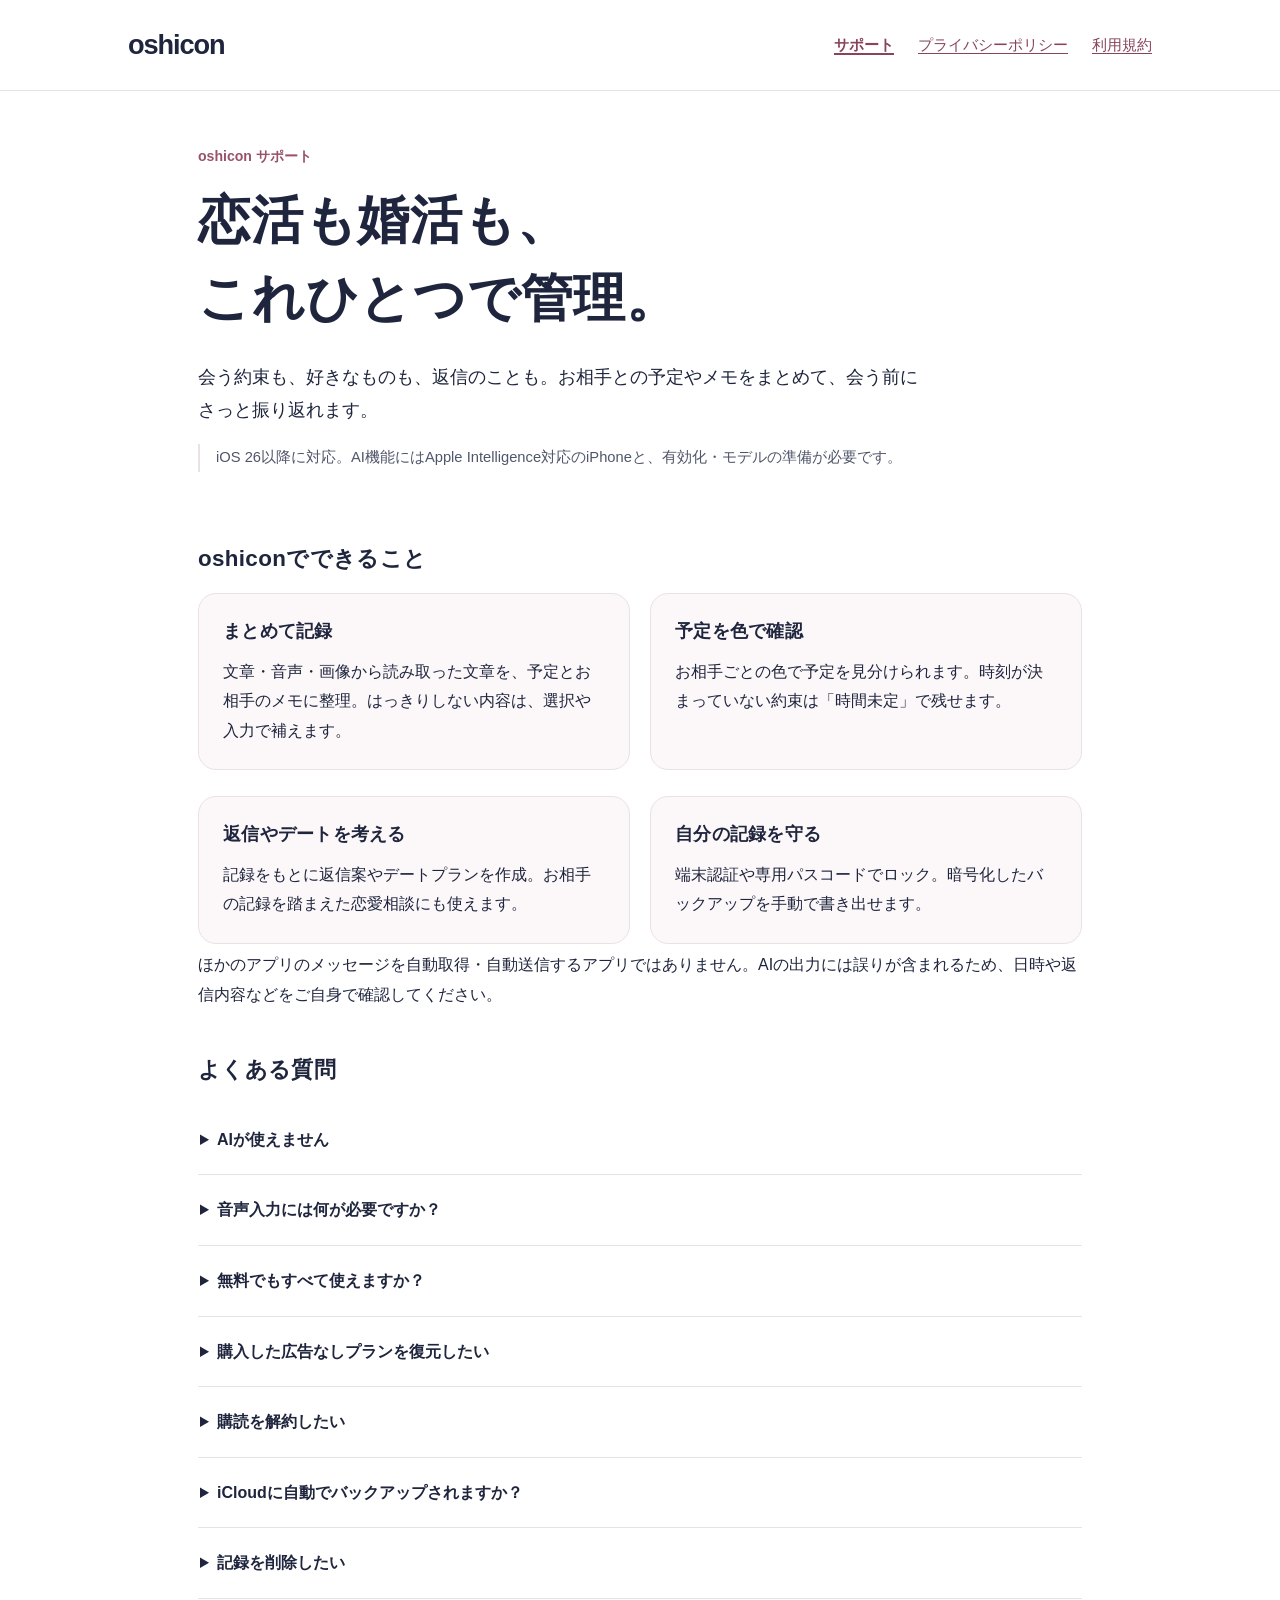
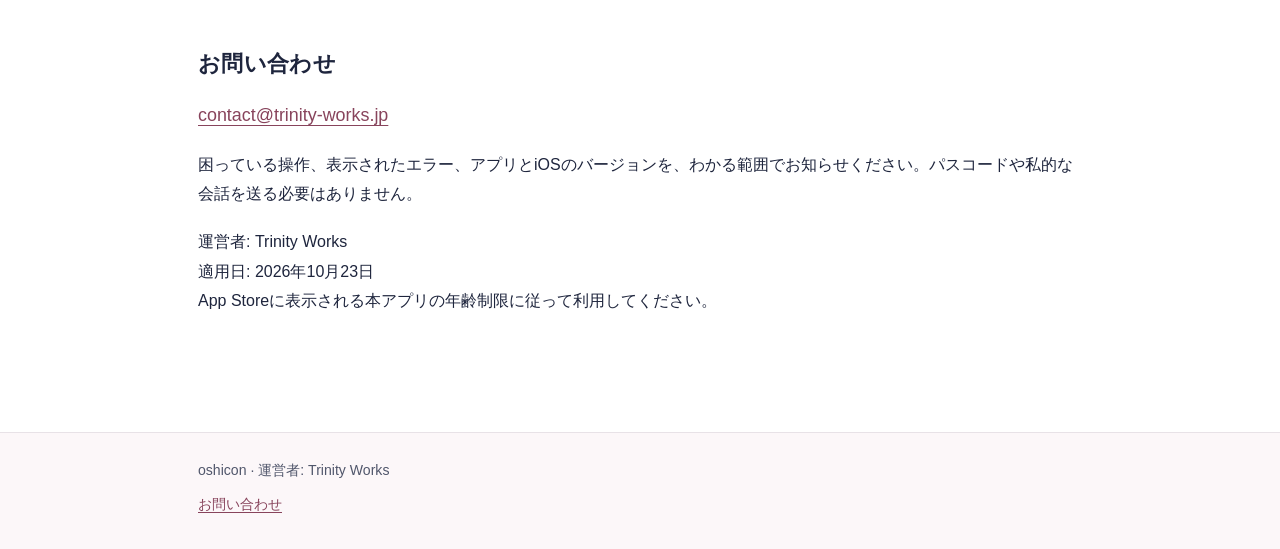
<file: index.html>
<!doctype html>
<html lang="ja">
<head>
<meta charset="utf-8">
<meta name="viewport" content="width=device-width, initial-scale=1">
<meta name="robots" content="noindex, nofollow">
<meta name="description" content="サポート。oshiconの使い方とデータの取り扱い。">
<title>サポート | oshicon</title>
<link rel="stylesheet" href="style.css">
</head>
<body>
<a class="skip" href="#main">本文へ移動</a>
<header class="site-header"><div class="header-inner"><a class="brand" href="index.html" aria-label="oshicon サポートのトップ">oshicon</a><nav aria-label="サイト内"><a href="index.html" aria-current="page">サポート</a><a href="privacy.html">プライバシーポリシー</a><a href="terms.html">利用規約</a></nav></div></header>
<main id="main" tabindex="-1">
<section class="hero" aria-labelledby="intro-title">
<p class="eyebrow">oshicon サポート</p>
<h1 id="intro-title">恋活も婚活も、<br>これひとつで管理。</h1>
<p class="lead">会う約束も、好きなものも、返信のことも。お相手との予定やメモをまとめて、会う前にさっと振り返れます。</p>
<p class="requirement">iOS 26以降に対応。AI機能にはApple Intelligence対応のiPhoneと、有効化・モデルの準備が必要です。</p>
</section>
<section aria-labelledby="features-title"><h2 id="features-title">oshiconでできること</h2>
<div class="feature-grid">
<section class="card"><h3>まとめて記録</h3><p>文章・音声・画像から読み取った文章を、予定とお相手のメモに整理。はっきりしない内容は、選択や入力で補えます。</p></section>
<section class="card"><h3>予定を色で確認</h3><p>お相手ごとの色で予定を見分けられます。時刻が決まっていない約束は「時間未定」で残せます。</p></section>
<section class="card"><h3>返信やデートを考える</h3><p>記録をもとに返信案やデートプランを作成。お相手の記録を踏まえた恋愛相談にも使えます。</p></section>
<section class="card"><h3>自分の記録を守る</h3><p>端末認証や専用パスコードでロック。暗号化したバックアップを手動で書き出せます。</p></section>
</div>
<p>ほかのアプリのメッセージを自動取得・自動送信するアプリではありません。AIの出力には誤りが含まれるため、日時や返信内容などをご自身で確認してください。</p>
</section>
<section aria-labelledby="faq-title"><h2 id="faq-title">よくある質問</h2>
<details><summary>AIが使えません</summary><p>Apple Intelligence対応のiPhoneでApple Intelligenceを有効にし、端末内モデルの準備を完了してください。モデルがダウンロード中の場合は完了を待ってからお試しください。外部AIへの自動切り替えは行いません。</p></details>
<details><summary>音声入力には何が必要ですか？</summary><p>日本語の端末内音声認識を利用します。マイクと音声認識の利用を許可してください。利用できない場合は文章で入力できます。</p></details>
<details><summary>無料でもすべて使えますか？</summary><p>すべての機能を無料で利用できます。最初の5回の記録は広告なし。6回目以降は記録の保存後に広告を表示します。日本向けの広告なしプランは月額100円の自動更新で、利用機能は無料プランと共通です。実際の価格はAppleの購入確認画面をご確認ください。</p></details>
<details><summary>購入した広告なしプランを復元したい</summary><p>購入時と同じApple Accountを利用し、アプリの設定→利用プラン→購入を復元を選んでください。</p></details>
<details><summary>購読を解約したい</summary><p>iPhoneの設定→自分の名前→サブスクリプション→oshiconから手続きしてください。アプリの削除だけでは解約されません。</p></details>
<details><summary>iCloudに自動でバックアップされますか？</summary><p>自動同期・自動バックアップではありません。アプリの設定から、パスフレーズで暗号化したファイルを手動で書き出します。保存先としてiCloud Driveを選べます。パスフレーズを紛失すると復元できません。</p></details>
<details><summary>記録を削除したい</summary><p>アプリ内でお相手別、またはすべての記録を削除できます。書き出したバックアップや外部カレンダーなどは別途その保存先で削除してください。</p></details>
</section>
<section class="contact" aria-labelledby="contact-title"><h2 id="contact-title">お問い合わせ</h2><p><a class="mail-link" href="mailto:contact@trinity-works.jp">contact@trinity-works.jp</a></p><p>困っている操作、表示されたエラー、アプリとiOSのバージョンを、わかる範囲でお知らせください。パスコードや私的な会話を送る必要はありません。</p><p>運営者: Trinity Works<br>適用日: 2026年10月23日<br>App Storeに表示される本アプリの年齢制限に従って利用してください。</p></section>

</main>
<footer><div class="footer-inner"><p>oshicon · 運営者: Trinity Works</p><p><a href="mailto:contact@trinity-works.jp">お問い合わせ</a></p></div></footer>
</body>
</html>
</file>
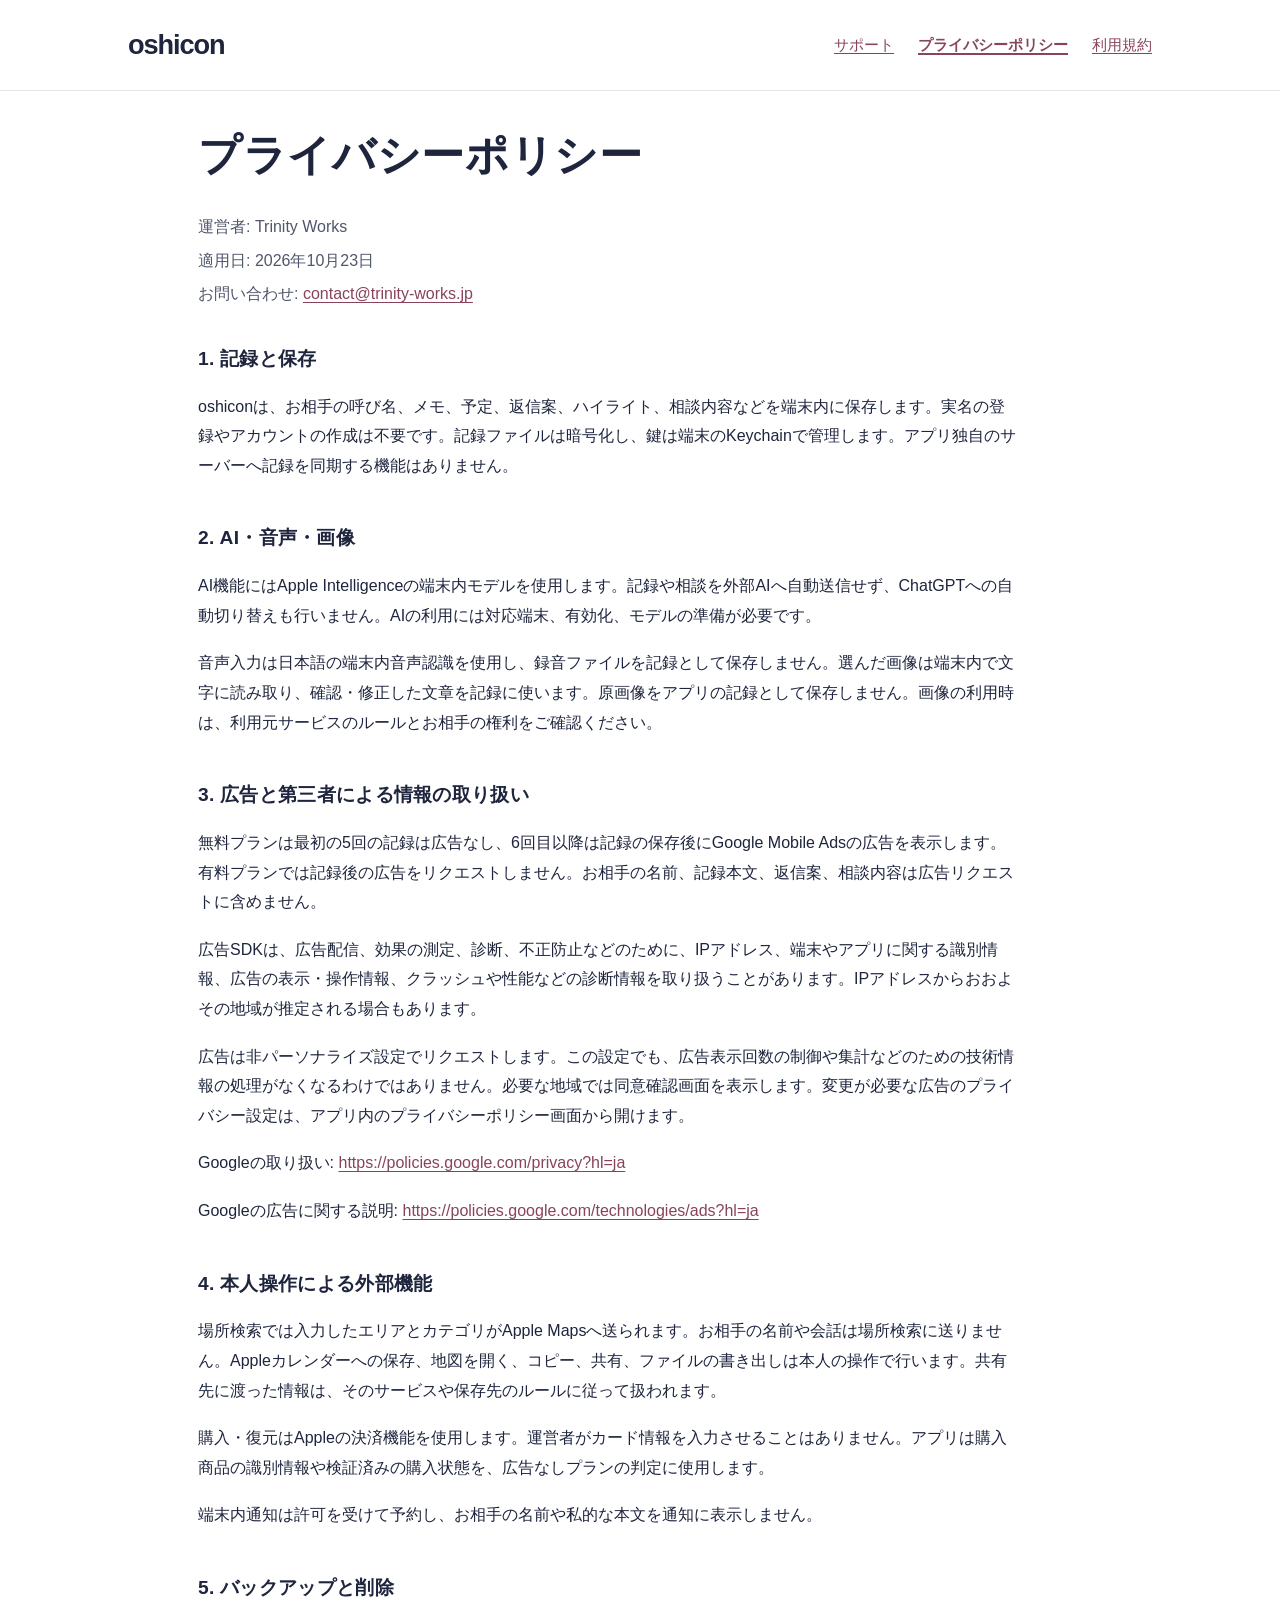
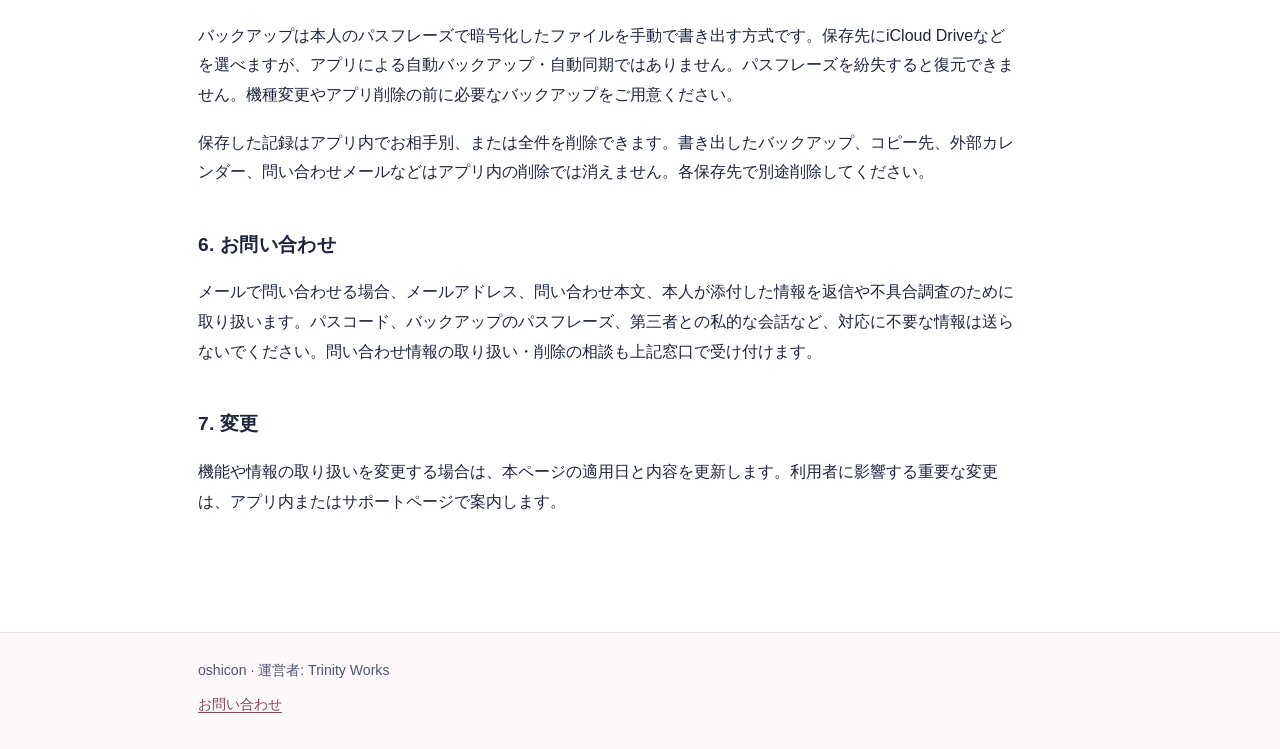
<file: privacy.html>
<!doctype html>
<html lang="ja">
<head>
<meta charset="utf-8">
<meta name="viewport" content="width=device-width, initial-scale=1">
<meta name="robots" content="noindex, nofollow">
<meta name="description" content="プライバシーポリシー。oshiconの使い方とデータの取り扱い。">
<title>プライバシーポリシー | oshicon</title>
<link rel="stylesheet" href="style.css">
</head>
<body>
<a class="skip" href="#main">本文へ移動</a>
<header class="site-header"><div class="header-inner"><a class="brand" href="index.html" aria-label="oshicon サポートのトップ">oshicon</a><nav aria-label="サイト内"><a href="index.html">サポート</a><a href="privacy.html" aria-current="page">プライバシーポリシー</a><a href="terms.html">利用規約</a></nav></div></header>
<main id="main" tabindex="-1">
<article class="legal"><h1>プライバシーポリシー</h1>
<p class="metadata">運営者: Trinity Works</p>
<p class="metadata">適用日: 2026年10月23日</p>
<p class="metadata">お問い合わせ: <a href="mailto:contact@trinity-works.jp">contact@trinity-works.jp</a></p>
<section><h2>1. 記録と保存</h2>
<p>oshiconは、お相手の呼び名、メモ、予定、返信案、ハイライト、相談内容などを端末内に保存します。実名の登録やアカウントの作成は不要です。記録ファイルは暗号化し、鍵は端末のKeychainで管理します。アプリ独自のサーバーへ記録を同期する機能はありません。</p></section>
<section><h2>2. AI・音声・画像</h2>
<p>AI機能にはApple Intelligenceの端末内モデルを使用します。記録や相談を外部AIへ自動送信せず、ChatGPTへの自動切り替えも行いません。AIの利用には対応端末、有効化、モデルの準備が必要です。</p>
<p>音声入力は日本語の端末内音声認識を使用し、録音ファイルを記録として保存しません。選んだ画像は端末内で文字に読み取り、確認・修正した文章を記録に使います。原画像をアプリの記録として保存しません。画像の利用時は、利用元サービスのルールとお相手の権利をご確認ください。</p></section>
<section><h2>3. 広告と第三者による情報の取り扱い</h2>
<p>無料プランは最初の5回の記録は広告なし、6回目以降は記録の保存後にGoogle Mobile Adsの広告を表示します。有料プランでは記録後の広告をリクエストしません。お相手の名前、記録本文、返信案、相談内容は広告リクエストに含めません。</p>
<p>広告SDKは、広告配信、効果の測定、診断、不正防止などのために、IPアドレス、端末やアプリに関する識別情報、広告の表示・操作情報、クラッシュや性能などの診断情報を取り扱うことがあります。IPアドレスからおおよその地域が推定される場合もあります。</p>
<p>広告は非パーソナライズ設定でリクエストします。この設定でも、広告表示回数の制御や集計などのための技術情報の処理がなくなるわけではありません。必要な地域では同意確認画面を表示します。変更が必要な広告のプライバシー設定は、アプリ内のプライバシーポリシー画面から開けます。</p>
<p>Googleの取り扱い: <a href="https://policies.google.com/privacy?hl=ja">https://policies.google.com/privacy?hl=ja</a></p>
<p>Googleの広告に関する説明: <a href="https://policies.google.com/technologies/ads?hl=ja">https://policies.google.com/technologies/ads?hl=ja</a></p></section>
<section><h2>4. 本人操作による外部機能</h2>
<p>場所検索では入力したエリアとカテゴリがApple Mapsへ送られます。お相手の名前や会話は場所検索に送りません。Appleカレンダーへの保存、地図を開く、コピー、共有、ファイルの書き出しは本人の操作で行います。共有先に渡った情報は、そのサービスや保存先のルールに従って扱われます。</p>
<p>購入・復元はAppleの決済機能を使用します。運営者がカード情報を入力させることはありません。アプリは購入商品の識別情報や検証済みの購入状態を、広告なしプランの判定に使用します。</p>
<p>端末内通知は許可を受けて予約し、お相手の名前や私的な本文を通知に表示しません。</p></section>
<section><h2>5. バックアップと削除</h2>
<p>バックアップは本人のパスフレーズで暗号化したファイルを手動で書き出す方式です。保存先にiCloud Driveなどを選べますが、アプリによる自動バックアップ・自動同期ではありません。パスフレーズを紛失すると復元できません。機種変更やアプリ削除の前に必要なバックアップをご用意ください。</p>
<p>保存した記録はアプリ内でお相手別、または全件を削除できます。書き出したバックアップ、コピー先、外部カレンダー、問い合わせメールなどはアプリ内の削除では消えません。各保存先で別途削除してください。</p></section>
<section><h2>6. お問い合わせ</h2>
<p>メールで問い合わせる場合、メールアドレス、問い合わせ本文、本人が添付した情報を返信や不具合調査のために取り扱います。パスコード、バックアップのパスフレーズ、第三者との私的な会話など、対応に不要な情報は送らないでください。問い合わせ情報の取り扱い・削除の相談も上記窓口で受け付けます。</p></section>
<section><h2>7. 変更</h2>
<p>機能や情報の取り扱いを変更する場合は、本ページの適用日と内容を更新します。利用者に影響する重要な変更は、アプリ内またはサポートページで案内します。</p></section>
</article>
</main>
<footer><div class="footer-inner"><p>oshicon · 運営者: Trinity Works</p><p><a href="mailto:contact@trinity-works.jp">お問い合わせ</a></p></div></footer>
</body>
</html>
</file>
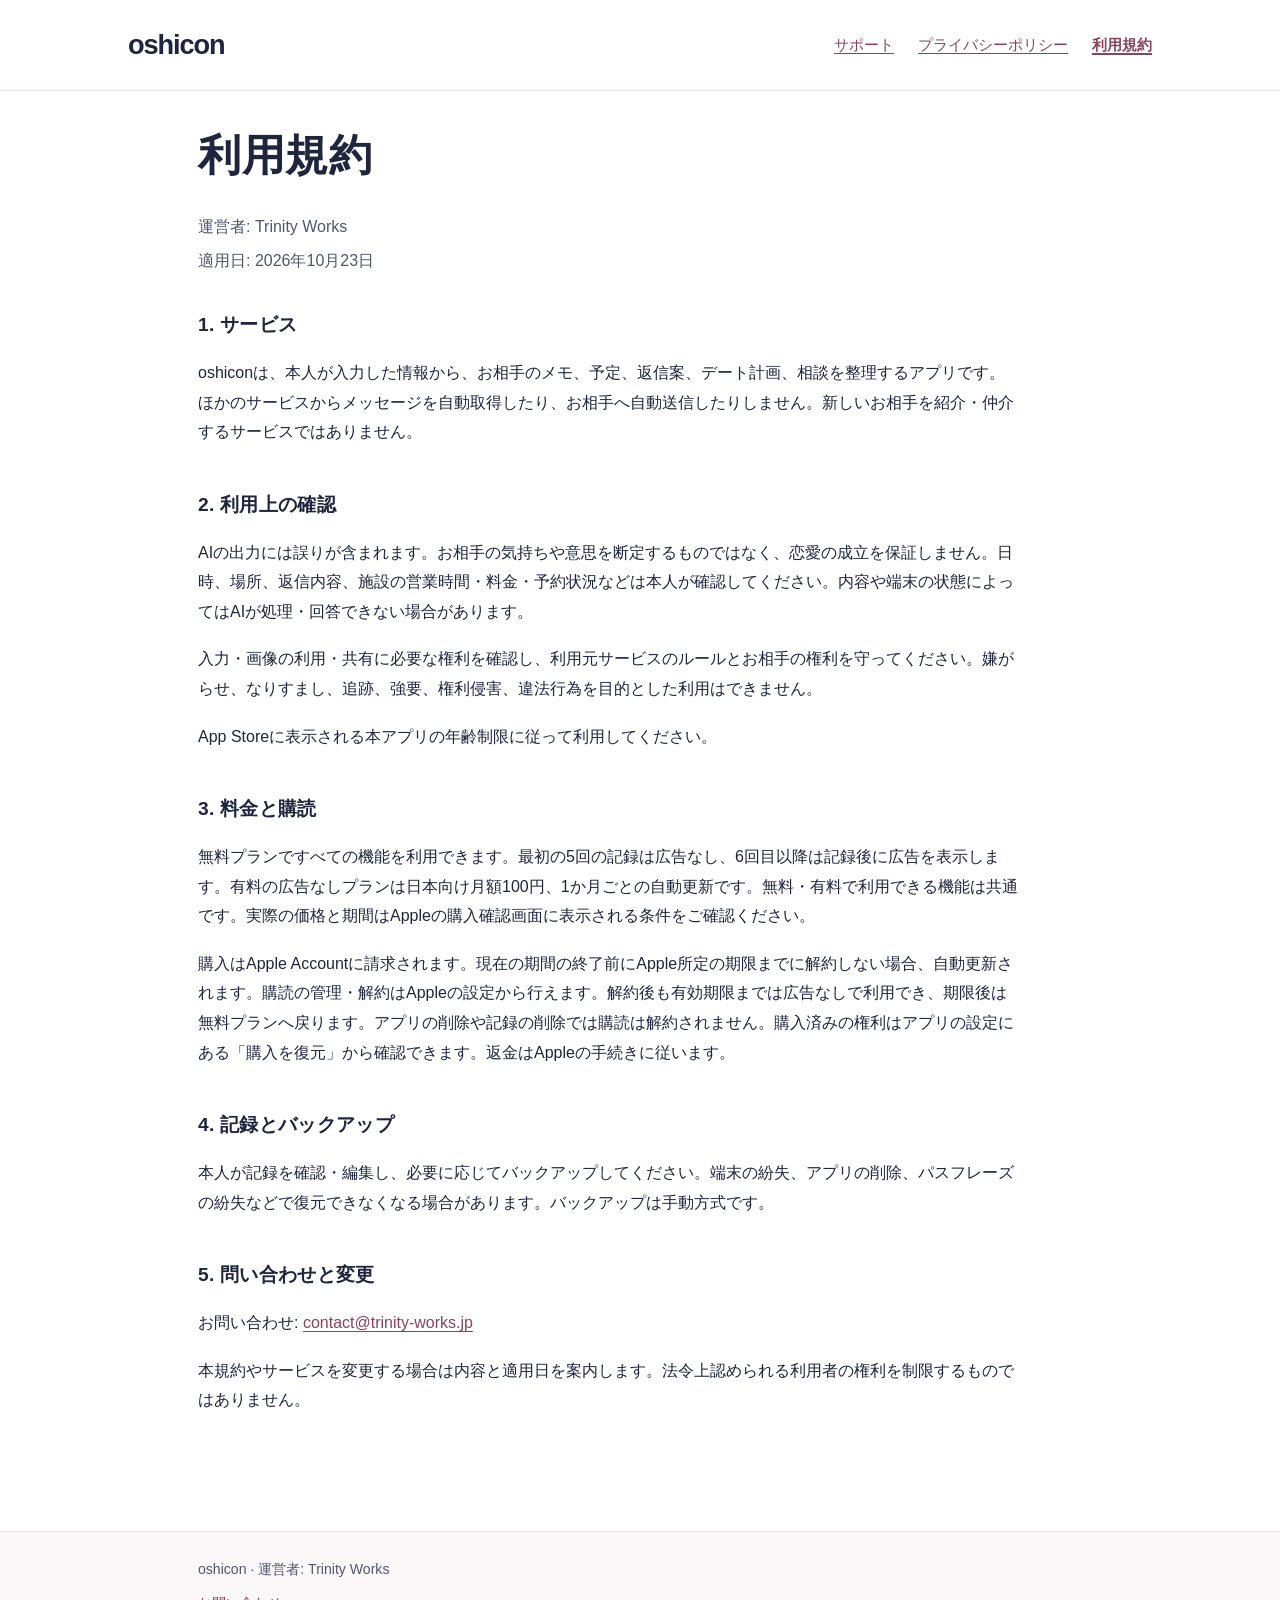
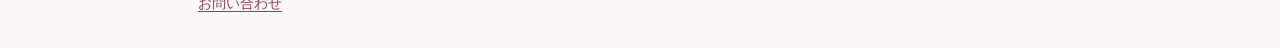
<file: terms.html>
<!doctype html>
<html lang="ja">
<head>
<meta charset="utf-8">
<meta name="viewport" content="width=device-width, initial-scale=1">
<meta name="robots" content="noindex, nofollow">
<meta name="description" content="利用規約。oshiconの使い方とデータの取り扱い。">
<title>利用規約 | oshicon</title>
<link rel="stylesheet" href="style.css">
</head>
<body>
<a class="skip" href="#main">本文へ移動</a>
<header class="site-header"><div class="header-inner"><a class="brand" href="index.html" aria-label="oshicon サポートのトップ">oshicon</a><nav aria-label="サイト内"><a href="index.html">サポート</a><a href="privacy.html">プライバシーポリシー</a><a href="terms.html" aria-current="page">利用規約</a></nav></div></header>
<main id="main" tabindex="-1">
<article class="legal"><h1>利用規約</h1>
<p class="metadata">運営者: Trinity Works</p>
<p class="metadata">適用日: 2026年10月23日</p>
<section><h2>1. サービス</h2>
<p>oshiconは、本人が入力した情報から、お相手のメモ、予定、返信案、デート計画、相談を整理するアプリです。ほかのサービスからメッセージを自動取得したり、お相手へ自動送信したりしません。新しいお相手を紹介・仲介するサービスではありません。</p></section>
<section><h2>2. 利用上の確認</h2>
<p>AIの出力には誤りが含まれます。お相手の気持ちや意思を断定するものではなく、恋愛の成立を保証しません。日時、場所、返信内容、施設の営業時間・料金・予約状況などは本人が確認してください。内容や端末の状態によってはAIが処理・回答できない場合があります。</p>
<p>入力・画像の利用・共有に必要な権利を確認し、利用元サービスのルールとお相手の権利を守ってください。嫌がらせ、なりすまし、追跡、強要、権利侵害、違法行為を目的とした利用はできません。</p>
<p>App Storeに表示される本アプリの年齢制限に従って利用してください。</p></section>
<section><h2>3. 料金と購読</h2>
<p>無料プランですべての機能を利用できます。最初の5回の記録は広告なし、6回目以降は記録後に広告を表示します。有料の広告なしプランは日本向け月額100円、1か月ごとの自動更新です。無料・有料で利用できる機能は共通です。実際の価格と期間はAppleの購入確認画面に表示される条件をご確認ください。</p>
<p>購入はApple Accountに請求されます。現在の期間の終了前にApple所定の期限までに解約しない場合、自動更新されます。購読の管理・解約はAppleの設定から行えます。解約後も有効期限までは広告なしで利用でき、期限後は無料プランへ戻ります。アプリの削除や記録の削除では購読は解約されません。購入済みの権利はアプリの設定にある「購入を復元」から確認できます。返金はAppleの手続きに従います。</p></section>
<section><h2>4. 記録とバックアップ</h2>
<p>本人が記録を確認・編集し、必要に応じてバックアップしてください。端末の紛失、アプリの削除、パスフレーズの紛失などで復元できなくなる場合があります。バックアップは手動方式です。</p></section>
<section><h2>5. 問い合わせと変更</h2>
<p>お問い合わせ: <a href="mailto:contact@trinity-works.jp">contact@trinity-works.jp</a></p>
<p>本規約やサービスを変更する場合は内容と適用日を案内します。法令上認められる利用者の権利を制限するものではありません。</p></section>
</article>
</main>
<footer><div class="footer-inner"><p>oshicon · 運営者: Trinity Works</p><p><a href="mailto:contact@trinity-works.jp">お問い合わせ</a></p></div></footer>
</body>
</html>
</file>
<file: style.css>
/* Local publication draft. Resolve HTML placeholder tokens before hosting. */
:root { color-scheme: light; --ink:#1e253d; --muted:#50566b; --rose:#98536a; --line:#e8e2e7; --soft:#fcf7f9; }
* { box-sizing:border-box; }
html { scroll-padding-top:1rem; }
body { margin:0; background:#fff; color:var(--ink); font-family:-apple-system,BlinkMacSystemFont,"Yu Gothic",Meiryo,sans-serif; line-height:1.85; font-size:1rem; overflow-wrap:anywhere; }
a { color:#88445c; text-underline-offset:.2em; }
a:hover { color:#562a3a; }
a:focus-visible, summary:focus-visible { outline:3px solid #4657b5; outline-offset:5px; border-radius:3px; }
.skip { position:absolute; top:-100px; left:12px; padding:10px 14px; background:white; z-index:10; }
.skip:focus { top:10px; }
.site-header { border-bottom:1px solid var(--line); }
.header-inner { max-width:1080px; margin:auto; padding:20px 28px; display:flex; align-items:center; justify-content:space-between; gap:24px; flex-wrap:wrap; }
.brand { font-size:1.7rem; font-weight:750; color:var(--ink); text-decoration:none; letter-spacing:-.04em; }
nav { display:flex; gap:8px 24px; flex-wrap:wrap; }
nav a { min-height:44px; display:inline-flex; align-items:center; font-size:.92rem; }
nav [aria-current="page"] { font-weight:700; text-decoration-thickness:2px; }
main { max-width:940px; padding:32px 28px 72px; margin:auto; }
main:focus { outline:none; }
.draft-notice { border-left:4px solid var(--rose); background:var(--soft); padding:12px 18px; font-size:.9rem; margin-bottom:36px; }
h1,h2,h3 { line-height:1.5; letter-spacing:.015em; }
h1 { font-size:clamp(1.8rem,5vw,2.7rem); margin:0 0 24px; }
h2 { font-size:1.4rem; margin:0 0 18px; }
h3 { font-size:1.1rem; margin:0 0 12px; }
p { margin:0 0 18px; }
section { margin-bottom:44px; }
.hero { padding:20px 0 8px; }
.hero h1 { font-size:clamp(2rem,6vw,3.25rem); }
.eyebrow { color:var(--rose); font-size:.88rem; font-weight:700; margin-bottom:12px; }
.lead { font-size:1.1rem; max-width:720px; }
.requirement { color:var(--muted); font-size:.92rem; border-left:2px solid var(--line); padding-left:16px; }
.feature-grid { display:grid; grid-template-columns:repeat(2,minmax(0,1fr)); gap:20px; }
.card { background:var(--soft); border:1px solid var(--line); border-radius:18px; padding:24px; margin:0 0 6px; }
.card p { margin:0; }
details { border-bottom:1px solid var(--line); padding:6px 0; }
summary { padding:14px 2px; cursor:pointer; font-weight:600; min-height:48px; }
details p { margin:4px 0 20px; padding:0 2px; }
.contact { margin-top:48px; }
.mail-link { font-size:1.12rem; }
.legal { max-width:820px; }
.legal section { margin-top:36px; }
.legal h2 { font-size:1.2rem; }
.metadata { margin-bottom:4px; color:var(--muted); }
footer { border-top:1px solid var(--line); background:var(--soft); }
.footer-inner { max-width:940px; padding:24px 28px; margin:auto; color:var(--muted); font-size:.88rem; }
.footer-inner p { margin-bottom:8px; }
@media(max-width:600px) { .header-inner { padding:16px 20px; gap:6px; } nav { gap:4px 18px; } main { padding:24px 20px 48px; } .feature-grid { grid-template-columns:1fr; } .card { padding:20px; } section { margin-bottom:32px; } }
@media(prefers-reduced-motion:reduce) { * { scroll-behavior:auto !important; } }
@media print { .draft-notice { border:2px solid #98536a; } nav,.skip { display:none; } body { font-size:11pt; } main { max-width:none; padding:0; } details p { display:block; } }
</file>
